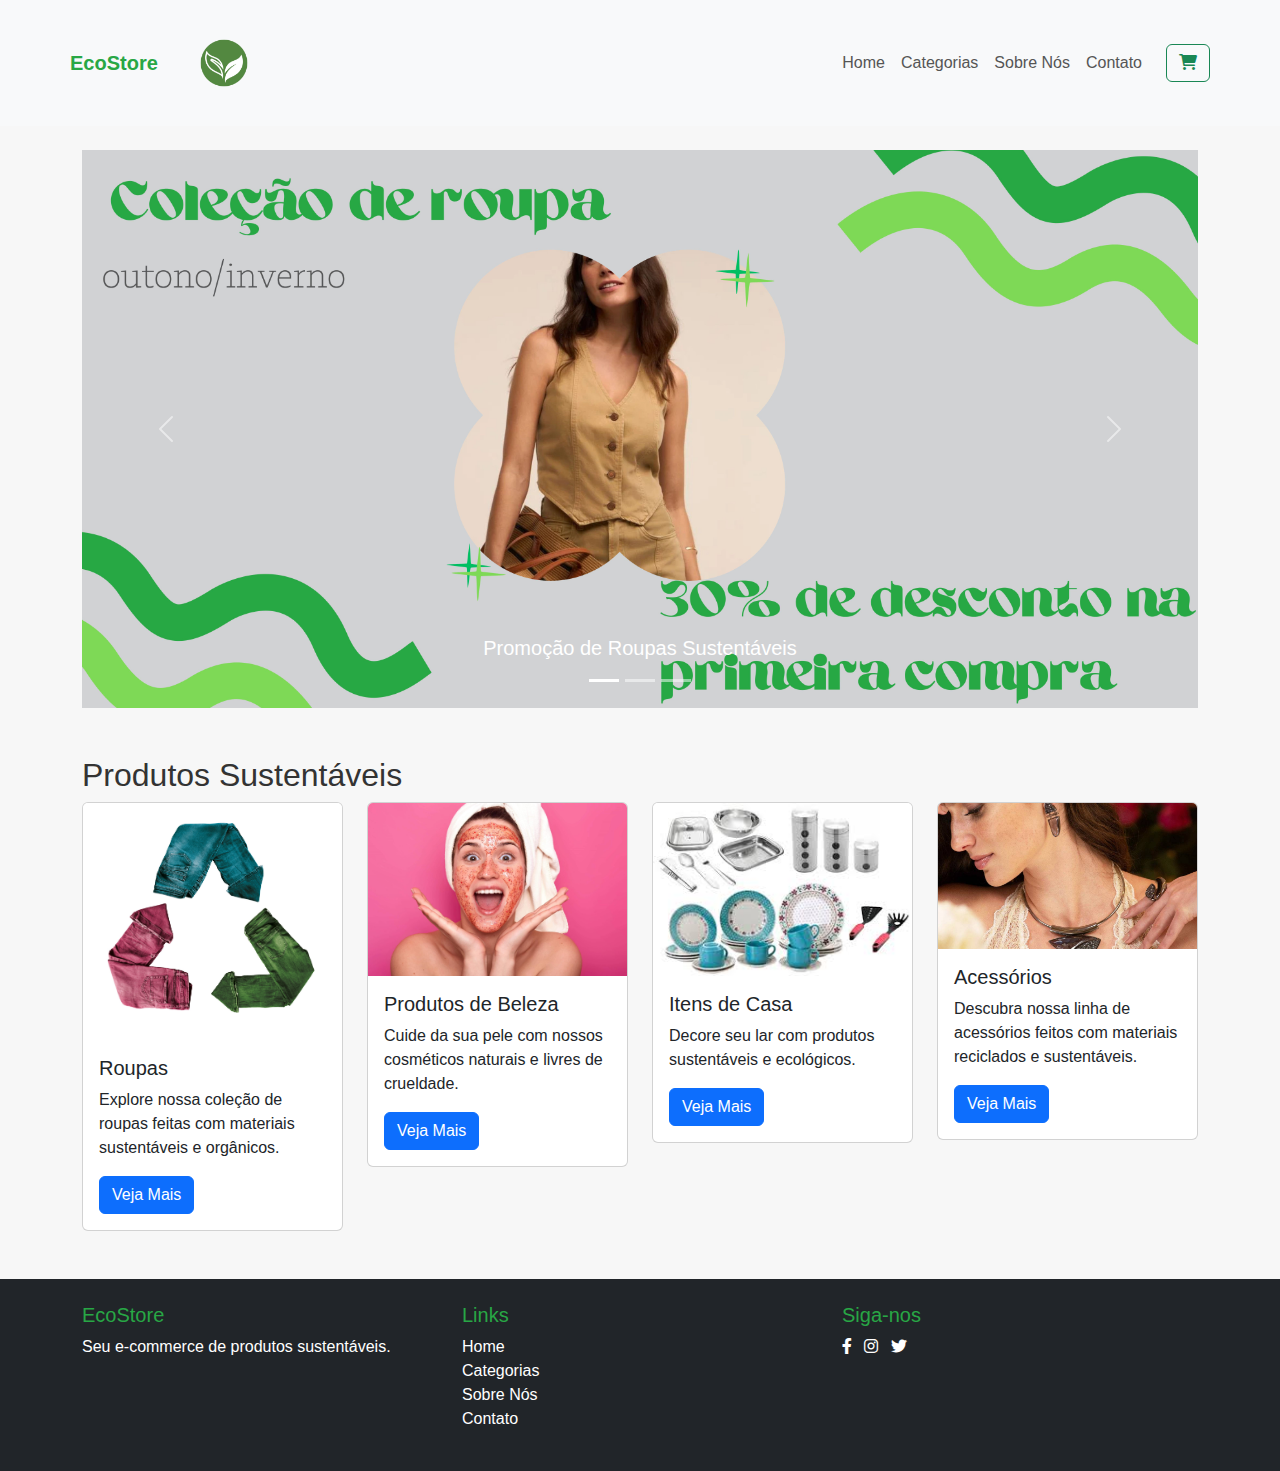
<file: index.html>
<!DOCTYPE html>
<html lang="pt-BR">

<head>
    <meta charset="UTF-8">
    <meta name="viewport" content="width=device-width, initial-scale=1.0">
    <title>E-commerce Sustentável</title>
    <link href="https://cdn.jsdelivr.net/npm/bootstrap@5.3.0/dist/css/bootstrap.min.css" rel="stylesheet">
    <link rel="stylesheet" href="styles.css"> 
    <link rel="stylesheet" href="https://cdnjs.cloudflare.com/ajax/libs/font-awesome/6.0.0-beta3/css/all.min.css">
</head>

<body>
    <header class="bg-light">
        <nav class="navbar navbar-expand-lg navbar-light container">
            <a class="navbar-brand" href="#">EcoStore</a>
            <a class="navbar-brand" href="#"><img style="height: 100px; width: 100px;" src="img/logo.png" alt="Logo EcoStore"></a>
            <button class="navbar-toggler" type="button" data-bs-toggle="collapse" data-bs-target="#navbarNav">
                <span class="navbar-toggler-icon"></span>
            </button>
            <div class="collapse navbar-collapse" id="navbarNav">
                <ul class="navbar-nav ms-auto">
                    <li class="nav-item"><a class="nav-link" href="index.html">Home</a></li>
                    <li class="nav-item"><a class="nav-link" href="categorias.html">Categorias</a></li>
                    <li class="nav-item"><a class="nav-link" href="sobre.html">Sobre Nós</a></li>
                    <li class="nav-item"><a class="nav-link" href="contato.html">Contato</a></li>
                </ul>
                <a href="#" class="btn btn-outline-success ms-3"><i class="fas fa-shopping-cart"></i></a>
            </div>
        </nav>
    </header>

    <main class="container mt-4">
        <!-- Banner  -->
        <div id="carouselExampleIndicators" class="carousel slide" data-bs-ride="carousel">
            <div class="carousel-indicators">
                <button type="button" data-bs-target="#carouselExampleIndicators" data-bs-slide-to="0" class="active"></button>
                <button type="button" data-bs-target="#carouselExampleIndicators" data-bs-slide-to="1"></button>
                <button type="button" data-bs-target="#carouselExampleIndicators" data-bs-slide-to="2"></button>
            </div>
            <div class="carousel-inner">
                <div class="carousel-item active">
                    <img src="img/banner1.jpg" class="d-block w-100" alt="Promoção 1">
                    <div class="carousel-caption d-none d-md-block">
                        <h5>Promoção de Roupas Sustentáveis</h5>
                    </div>
                </div>
                <div class="carousel-item">
                    <img src="img/banner2.jpg" class="d-block w-100" alt="Promoção 2">
                    <div class="carousel-caption d-none d-md-block">
                        <h5>Produtos de Beleza Natural</h5>
                    </div>
                </div>
                <div class="carousel-item">
                    <img src="img/banner3.jpg" class="d-block w-100" alt="Promoção 3">
                    <div class="carousel-caption d-none d-md-block">
                        <h5>Decore seu ambiente</h5>
                    </div>
                </div>
            </div>
            <button class="carousel-control-prev" type="button" data-bs-target="#carouselExampleIndicators" data-bs-slide="prev">
                <span class="carousel-control-prev-icon" aria-hidden="true"></span>
                <span class="visually-hidden">Previous</span>
            </button>
            <button class="carousel-control-next" type="button" data-bs-target="#carouselExampleIndicators" data-bs-slide="next">
                <span class="carousel-control-next-icon" aria-hidden="true"></span>
                <span class="visually-hidden">Next</span>
            </button>
        </div>

        <!-- Seções de produtos -->
        <section class="mt-5">
            <h2>Produtos Sustentáveis</h2>
            <div class="row">
                <!-- Roupas -->
                <div class="col-md-3 mb-4">
                    <div class="card">
                        <img src="img/roupa.jpg" class="card-img-top" alt="Roupas Sustentáveis">
                        <div class="card-body">
                            <h5 class="card-title">Roupas</h5>
                            <p class="card-text">Explore nossa coleção de roupas feitas com materiais sustentáveis e orgânicos.</p>
                            <a href="categorias.html#roupas" class="btn btn-primary">Veja Mais</a>
                        </div>
                    </div>
                </div>
                <!-- Beleza -->
                <div class="col-md-3 mb-4">
                    <div class="card">
                        <img src="img/beleza.jpg" class="card-img-top" alt="Produtos de Beleza">
                        <div class="card-body">
                            <h5 class="card-title">Produtos de Beleza</h5>
                            <p class="card-text">Cuide da sua pele com nossos cosméticos naturais e livres de crueldade.</p>
                            <a href="categorias.html#beleza" class="btn btn-primary">Veja Mais</a>
                        </div>
                    </div>
                </div>
                <!-- Casa -->
                <div class="col-md-3 mb-4">
                    <div class="card">
                        <img src="img/casa.jpg" class="card-img-top" alt="Itens de Casa">
                        <div class="card-body">
                            <h5 class="card-title">Itens de Casa</h5>
                            <p class="card-text">Decore seu lar com produtos sustentáveis e ecológicos.</p>
                            <a href="categorias.html#casa" class="btn btn-primary">Veja Mais</a>
                        </div>
                    </div>
                </div>
                <!-- Acessórios -->
                <div class="col-md-3 mb-4">
                    <div class="card">
                        <img src="img/acessorio.jpg" class="card-img-top" alt="Acessórios Sustentáveis">
                        <div class="card-body">
                            <h5 class="card-title">Acessórios</h5>
                            <p class="card-text">Descubra nossa linha de acessórios feitos com materiais reciclados e sustentáveis.</p>
                            <a href="categorias.html#acessorios" class="btn btn-primary">Veja Mais</a>
                        </div>
                    </div>
                </div>
            </div>
        </section>

    </main>

    <footer class="bg-dark text-white mt-4">
        <div class="container py-4">
            <div class="row">
                <div class="col-md-4">
                    <h5>EcoStore</h5>
                    <p>Seu e-commerce de produtos sustentáveis.</p>
                </div>
                <div class="col-md-4">
                    <h5>Links</h5>
                    <ul class="list-unstyled">
                        <li class="nav-item"><a class="nav-link" href="index.html">Home</a></li>
                        <li class="nav-item"><a class="nav-link" href="categorias.html">Categorias</a></li>
                        <li class="nav-item"><a class="nav-link" href="sobre.html">Sobre Nós</a></li>
                        <li class="nav-item"><a class="nav-link" href="contato.html">Contato</a></li>
                    </ul>
                </div>
                <div class="col-md-4">
                    <h5>Siga-nos</h5>
                    <a href="#" class="text-white me-2"><i class="fab fa-facebook-f"></i></a>
                    <a href="#" class="text-white me-2"><i class="fab fa-instagram"></i></a>
                    <a href="#" class="text-white"><i class="fab fa-twitter"></i></a>
                </div>
            </div>
        </div>
    </footer>

    <script src="https://cdn.jsdelivr.net/npm/bootstrap@5.3.0/dist/js/bootstrap.bundle.min.js"></script>
</body>

</html>
</file>
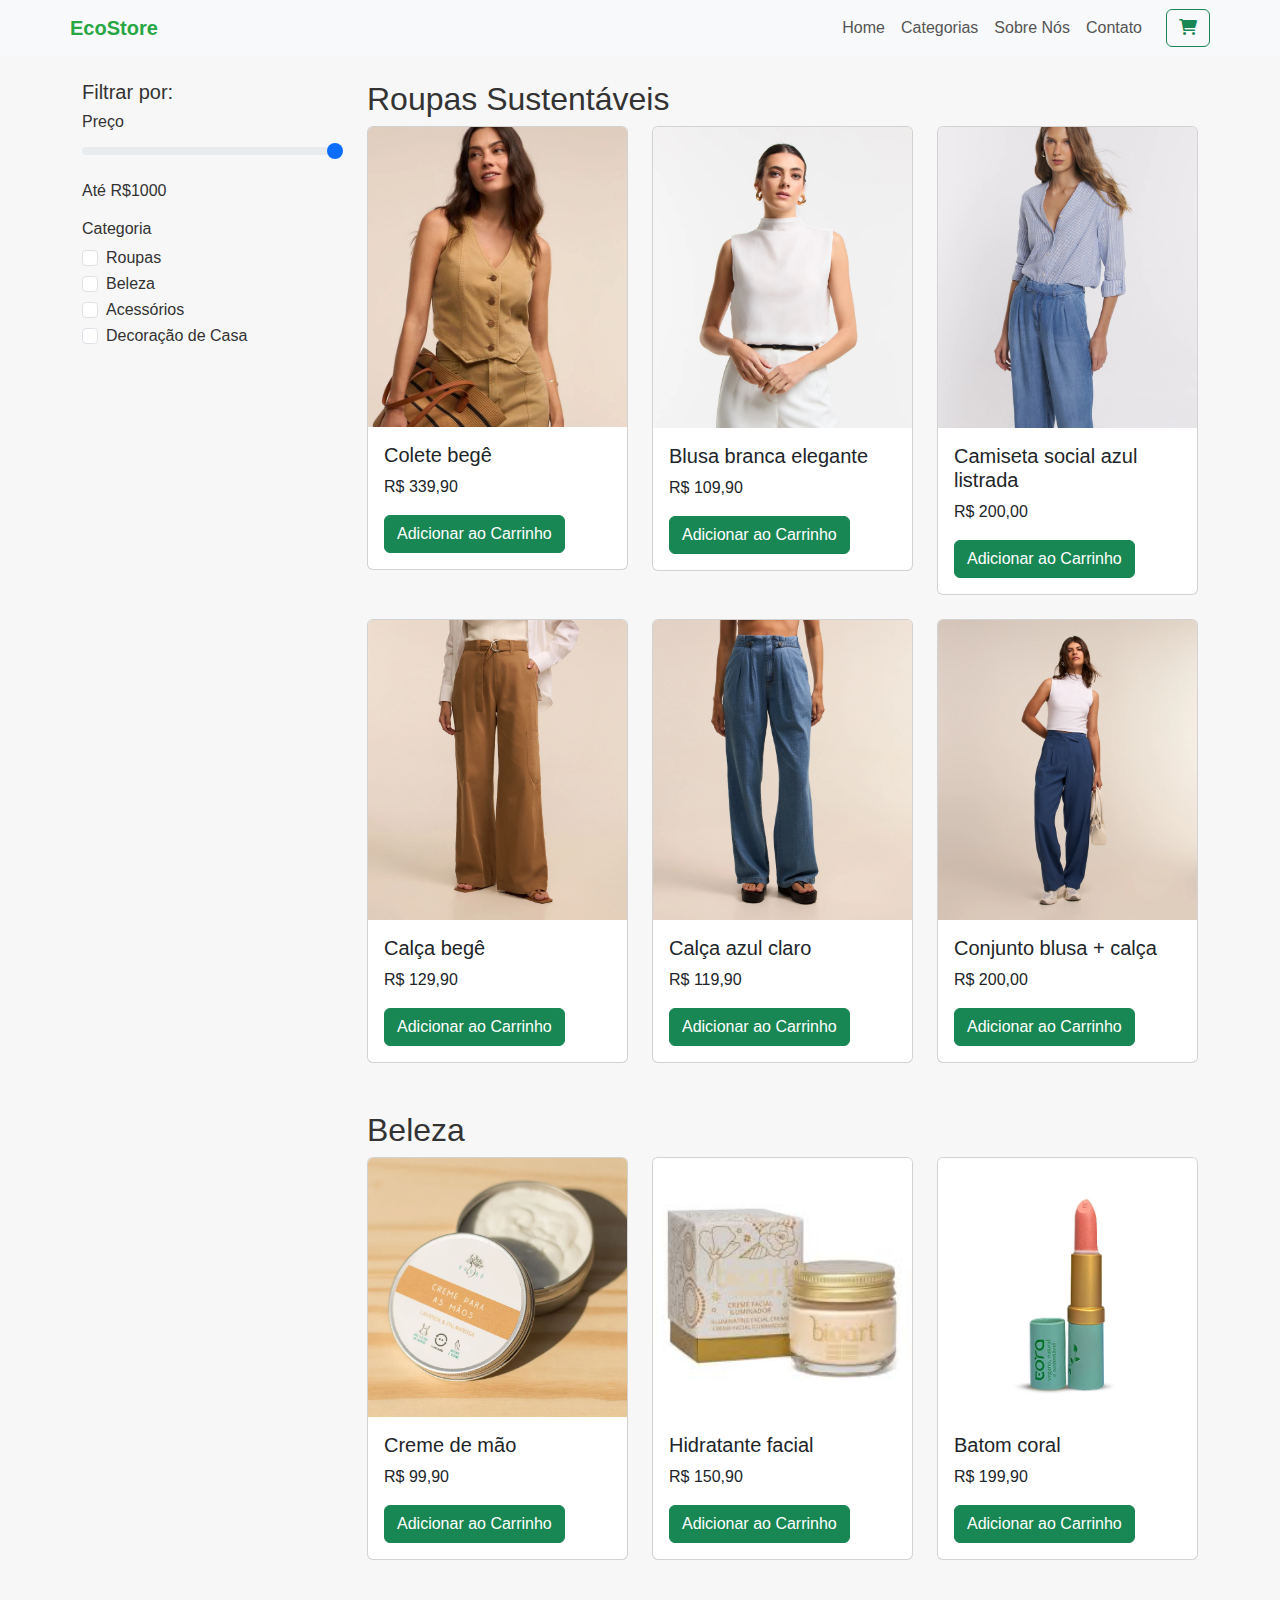
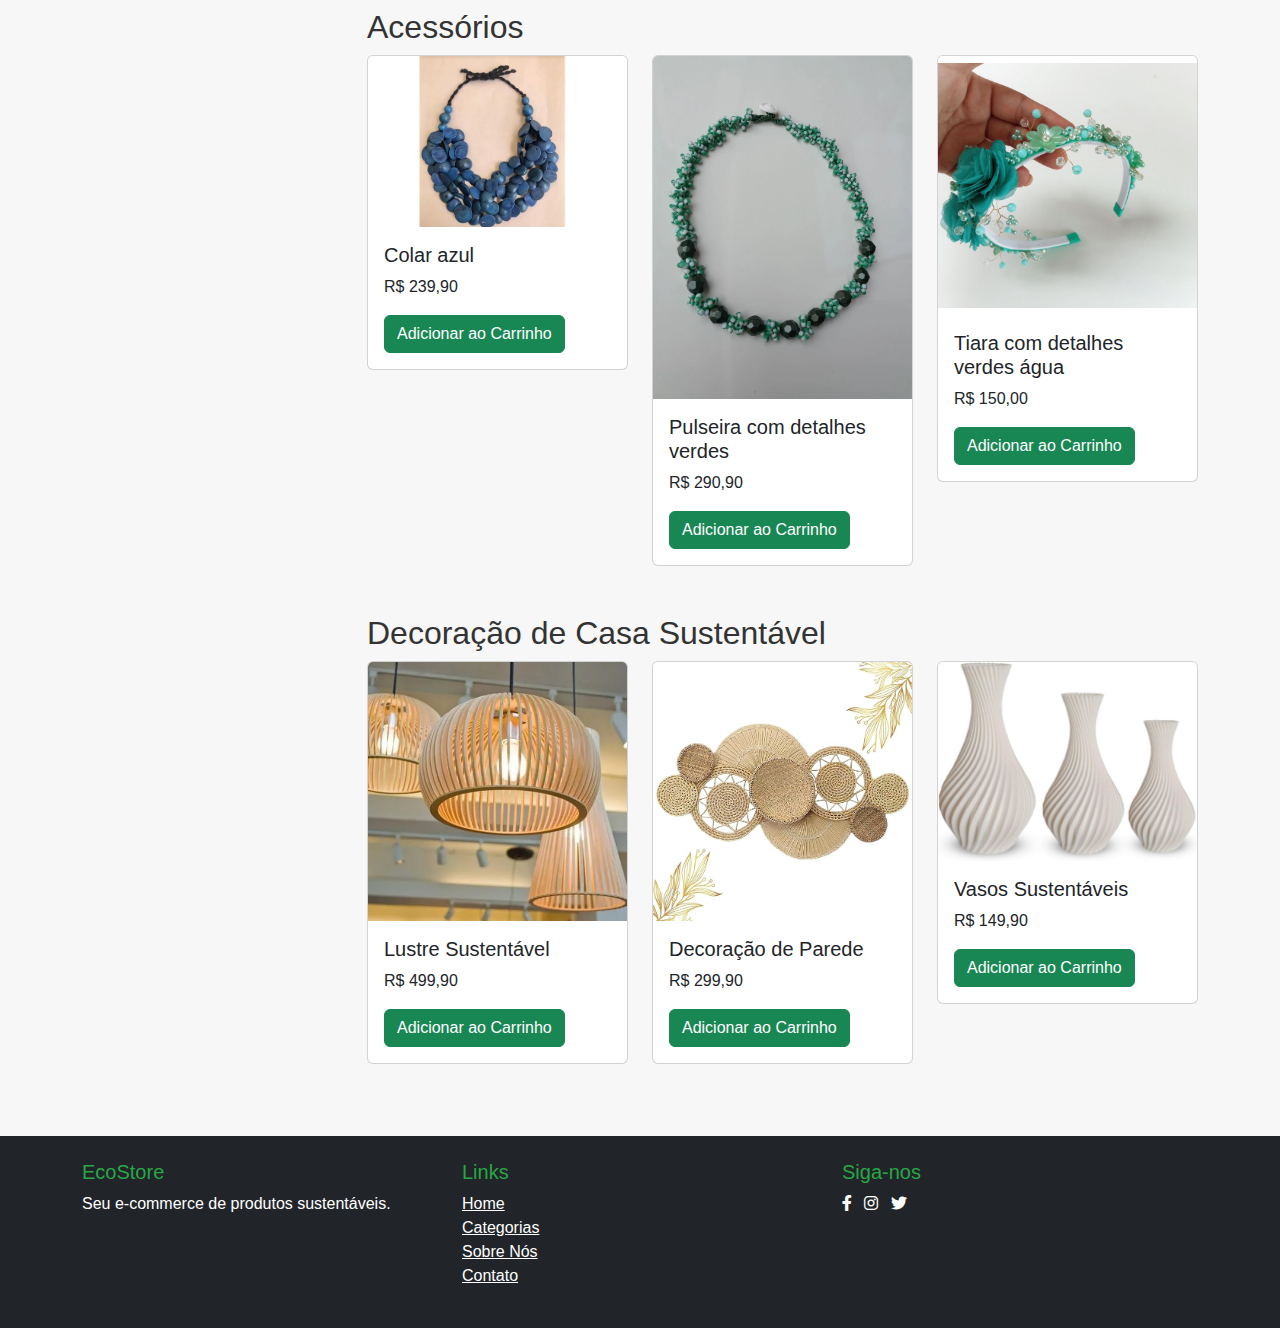
<file: categorias.html>
<!DOCTYPE html>
<html lang="pt-BR">
<head>
    <meta charset="UTF-8">
    <meta name="viewport" content="width=device-width, initial-scale=1.0">
    <title>E-commerce Sustentável</title>
    <link href="https://cdn.jsdelivr.net/npm/bootstrap@5.3.0/dist/css/bootstrap.min.css" rel="stylesheet">
    <link rel="stylesheet" href="styles.css"> 
    
    <link rel="stylesheet" href="https://cdnjs.cloudflare.com/ajax/libs/font-awesome/6.0.0-beta3/css/all.min.css">
</head>
<body>
    <header class="bg-light">
        <nav class="navbar navbar-expand-lg navbar-light container">
            <a class="navbar-brand" href="#">EcoStore</a>
            <button class="navbar-toggler" type="button" data-bs-toggle="collapse" data-bs-target="#navbarNav">
                <span class="navbar-toggler-icon"></span>
            </button>
            <div class="collapse navbar-collapse" id="navbarNav">
                <ul class="navbar-nav ms-auto">
                    <li class="nav-item"><a class="nav-link" href="index.html">Home</a></li>
                    <li class="nav-item"><a class="nav-link" href="categorias.html">Categorias</a></li>
                    <li class="nav-item"><a class="nav-link" href="sobre.html">Sobre Nós</a></li>
                    <li class="nav-item"><a class="nav-link" href="contato.html">Contato</a></li>
                </ul>
                <a href="#" class="btn btn-outline-success ms-3"><i class="fas fa-shopping-cart"></i></a>
            </div>
        </nav>
    </header>

    <main class="container mt-4">
        <div class="row">
            <aside class="col-md-3">
                <h5>Filtrar por:</h5>
                <form id="filterForm">
                    <h6>Preço</h6>
                    <input type="range" class="form-range mb-3" id="priceRange" min="0" max="1000" step="10" value="1000">
                    <p>Até R$<span id="priceValue">1000</span></p>

                    <h6>Categoria</h6>
                    <div class="form-check">
                        <input class="form-check-input" type="checkbox" name="category" value="roupas" id="category1">
                        <label class="form-check-label" for="category1">Roupas</label>
                    </div>
                    <div class="form-check">
                        <input class="form-check-input" type="checkbox" name="category" value="beleza" id="category2">
                        <label class="form-check-label" for="category2">Beleza</label>
                    </div>
                    <div class="form-check">
                        <input class="form-check-input" type="checkbox" name="category" value="acessorios" id="category3">
                        <label class="form-check-label" for="category3">Acessórios</label>
                    </div>
                    <div class="form-check">
                        <input class="form-check-input" type="checkbox" name="category" value="decoracao" id="category4">
                        <label class="form-check-label" for="category4">Decoração de Casa</label>
                    </div>
                </form>
            </aside>

            <!-- Lista de Produtos -->
            <section class="col-md-9">
                <div class="row">
                    <!-- Categoria:Roupas -->
                    <div class="col-12 mb-4">
                        <h2>Roupas Sustentáveis</h2>
                        <div class="row">
                            <div class="col-md-4 mb-4 product-item" data-category="roupas" data-price="339.90">
                                <div class="card">
                                    <img src="img/colete.jpg" class="card-img-top" alt="Colete begê">
                                    <div class="card-body">
                                        <h5 class="card-title">Colete begê</h5>
                                        <p class="card-text">R$ 339,90</p>
                                        <a href="#" class="btn btn-success">Adicionar ao Carrinho</a>
                                    </div>
                                </div>
                            </div>
                            <div class="col-md-4 mb-4 product-item" data-category="roupas" data-price="109.90">
                                <div class="card">
                                    <img src="img/camiseta.jpg" class="card-img-top" alt="Blusa branca elegante">
                                    <div class="card-body">
                                        <h5 class="card-title">Blusa branca elegante</h5>
                                        <p class="card-text">R$ 109,90</p>
                                        <a href="#" class="btn btn-success">Adicionar ao Carrinho</a>
                                    </div>
                                </div>
                            </div>
                            <div class="col-md-4 mb-4 product-item" data-category="roupas" data-price="200.00">
                                <div class="card">
                                    <img src="img/camisa.jpg" class="card-img-top" alt="Camiseta social azul listrada">
                                    <div class="card-body">
                                        <h5 class="card-title">Camiseta social azul listrada</h5>
                                        <p class="card-text">R$ 200,00</p>
                                        <a href="#" class="btn btn-success">Adicionar ao Carrinho</a>
                                    </div>
                                </div>
                            </div>
                            <div class="col-md-4 mb-4 product-item" data-category="roupas" data-price="129.90">
                                <div class="card">
                                    <img src="img/calça1.jpg" class="card-img-top" alt="Calça begê">
                                    <div class="card-body">
                                        <h5 class="card-title">Calça begê</h5>
                                        <p class="card-text">R$ 129,90</p>
                                        <a href="#" class="btn btn-success">Adicionar ao Carrinho</a>
                                    </div>
                                </div>
                            </div>
                            <div class="col-md-4 mb-4 product-item" data-category="roupas" data-price="119.90">
                                <div class="card">
                                    <img src="img/calça2.jpg" class="card-img-top" alt="Calça azul claro">
                                    <div class="card-body">
                                        <h5 class="card-title">Calça azul claro</h5>
                                        <p class="card-text">R$ 119,90</p>
                                        <a href="#" class="btn btn-success">Adicionar ao Carrinho</a>
                                    </div>
                                </div>
                            </div>
                            <div class="col-md-4 mb-4 product-item" data-category="roupas" data-price="200.00">
                                <div class="card">
                                    <img src="img/calça3.jpg" class="card-img-top" alt="Conjunto blusa + calça">
                                    <div class="card-body">
                                        <h5 class="card-title">Conjunto blusa + calça</h5>
                                        <p class="card-text">R$ 200,00</p>
                                        <a href="#" class="btn btn-success">Adicionar ao Carrinho</a>
                                    </div>
                                </div>
                            </div>
                        </div>
                    </div>

                    <!-- Categoria:Beleza -->
                    <div class="col-12 mb-4">
                        <h2>Beleza</h2>
                        <div class="row">
                            <div class="col-md-4 mb-4 product-item" data-category="beleza" data-price="99.90">
                                <div class="card">
                                    <img src="img/creme.jpg" class="card-img-top" alt="Creme de mão">
                                    <div class="card-body">
                                        <h5 class="card-title">Creme de mão</h5>
                                        <p class="card-text">R$ 99,90</p>
                                        <a href="#" class="btn btn-success">Adicionar ao Carrinho</a>
                                    </div>
                                </div>
                            </div>
                            <div class="col-md-4 mb-4 product-item" data-category="beleza" data-price="150.90">
                                <div class="card">
                                    <img src="img/hidratante.jpg" class="card-img-top" alt="Hidratante facial">
                                    <div class="card-body">
                                        <h5 class="card-title">Hidratante facial</h5>
                                        <p class="card-text">R$ 150,90</p>
                                        <a href="#" class="btn btn-success">Adicionar ao Carrinho</a>
                                    </div>
                                </div>
                            </div>
                            <div class="col-md-4 mb-4 product-item" data-category="beleza" data-price="199.90">
                                <div class="card">
                                    <img src="img/batom.jpg" class="card-img-top" alt="Batom coral">
                                    <div class="card-body">
                                        <h5 class="card-title">Batom coral</h5>
                                        <p class="card-text">R$ 199,90</p>
                                        <a href="#" class="btn btn-success">Adicionar ao Carrinho</a>
                                    </div>
                                </div>
                            </div>
                        </div>
                    </div>

                    <!-- Categoria:Acessórios -->
                    <div class="col-12 mb-4">
                        <h2>Acessórios</h2>
                        <div class="row">
                            <div class="col-md-4 mb-4 product-item" data-category="acessorios" data-price="239.90">
                                <div class="card">
                                    <img src="img/colar.jpg" class="card-img-top" alt="Colar azul">
                                    <div class="card-body">
                                        <h5 class="card-title">Colar azul</h5>
                                        <p class="card-text">R$ 239,90</p>
                                        <a href="#" class="btn btn-success">Adicionar ao Carrinho</a>
                                    </div>
                                </div>
                            </div>
                            <div class="col-md-4 mb-4 product-item" data-category="acessorios" data-price="290.90">
                                <div class="card">
                                    <img src="img/pulseira.jpg" class="card-img-top" alt="Pulseira com detalhes verdes">
                                    <div class="card-body">
                                        <h5 class="card-title">Pulseira com detalhes verdes</h5>
                                        <p class="card-text">R$ 290,90</p>
                                        <a href="#" class="btn btn-success">Adicionar ao Carrinho</a>
                                    </div>
                                </div>
                            </div>
                            <div class="col-md-4 mb-4 product-item" data-category="acessorios" data-price="150.00">
                                <div class="card">
                                    <img src="img/arco.jpg" class="card-img-top" alt="Tiara com detalhes verdes água">
                                    <div class="card-body">
                                        <h5 class="card-title">Tiara com detalhes verdes água</h5>
                                        <p class="card-text">R$ 150,00</p>
                                        <a href="#" class="btn btn-success">Adicionar ao Carrinho</a>
                                    </div>
                                </div>
                            </div>
                        </div>
                    </div>

                    <!-- Categoria:Casa -->
                    <div class="col-12 mb-4">
                        <h2>Decoração de Casa Sustentável</h2>
                        <div class="row">
                            <div class="col-md-4 mb-4 product-item" data-category="decoracao" data-price="499.90">
                                <div class="card">
                                    <img src="img/lustre.jpg" class="card-img-top" alt="Lustre sustentável">
                                    <div class="card-body">
                                        <h5 class="card-title">Lustre Sustentável</h5>
                                        <p class="card-text">R$ 499,90</p>
                                        <a href="#" class="btn btn-success">Adicionar ao Carrinho</a>
                                    </div>
                                </div>
                            </div>
                            <div class="col-md-4 mb-4 product-item" data-category="decoracao" data-price="299.90">
                                <div class="card">
                                    <img src="img/decoraçao.jpg" class="card-img-top" alt="Decoração de parede">
                                    <div class="card-body">
                                        <h5 class="card-title">Decoração de Parede</h5>
                                        <p class="card-text">R$ 299,90</p>
                                        <a href="#" class="btn btn-success">Adicionar ao Carrinho</a>
                                    </div>
                                </div>
                            </div>
                            <div class="col-md-4 mb-4 product-item" data-category="decoracao" data-price="149.90">
                                <div class="card">
                                    <img src="img/vaso.jpg" class="card-img-top" alt="Vasos sustentáveis">
                                    <div class="card-body">
                                        <h5 class="card-title">Vasos Sustentáveis</h5>
                                        <p class="card-text">R$ 149,90</p>
                                        <a href="#" class="btn btn-success">Adicionar ao Carrinho</a>
                                    </div>
                                </div>
                            </div>
                        </div>
                    </div>
                </div>
            </section>
        </div>
    </main>

    <footer class="bg-dark text-white mt-4">
        <div class="container py-4">
            <div class="row">
                <div class="col-md-4">
                    <h5>EcoStore</h5>
                    <p>Seu e-commerce de produtos sustentáveis.</p>
                </div>
                <div class="col-md-4">
                    <h5>Links</h5>
                    <ul class="list-unstyled">
                        <li><a class="text-white" href="index.html">Home</a></li>
                        <li><a class="text-white" href="categorias.html">Categorias</a></li>
                        <li><a class="text-white" href="sobre.html">Sobre Nós</a></li>
                        <li><a class="text-white" href="contato.html">Contato</a></li>
                    </ul>
                </div>
                <div class="col-md-4">
                    <h5>Siga-nos</h5>
                    <a href="#" class="text-white me-2"><i class="fab fa-facebook-f"></i></a>
                    <a href="#" class="text-white me-2"><i class="fab fa-instagram"></i></a>
                    <a href="#" class="text-white"><i class="fab fa-twitter"></i></a>
                </div>
            </div>
        </div>
    </footer>
    <script src="https://cdn.jsdelivr.net/npm/bootstrap@5.3.0/dist/js/bootstrap.bundle.min.js"></script>
    <script>document.addEventListener('DOMContentLoaded', function() {
        const priceRange = document.getElementById('priceRange');
        const priceValue = document.getElementById('priceValue');
        const filterForm = document.getElementById('filterForm');
    
        
        priceRange.addEventListener('input', function() {
            priceValue.textContent = priceRange.value;
            filterProducts();
        });
    
        
        function filterProducts() {
            const selectedCategories = Array.from(document.querySelectorAll('input[name="category"]:checked')).map(cb => cb.value);
            const maxPrice = parseFloat(priceRange.value);
    
            document.querySelectorAll('.product-item').forEach(item => {
                const itemPrice = parseFloat(item.getAttribute('data-price'));
                const itemCategory = item.getAttribute('data-category');
                const shouldDisplay = (selectedCategories.length === 0 || selectedCategories.includes(itemCategory)) && (itemPrice <= maxPrice);
                item.style.display = shouldDisplay ? 'block' : 'none';
            });
        }
    
        
        filterForm.addEventListener('change', filterProducts);
    
        
        filterProducts();
    });
            
    </script>
</body>
</html>
</file>
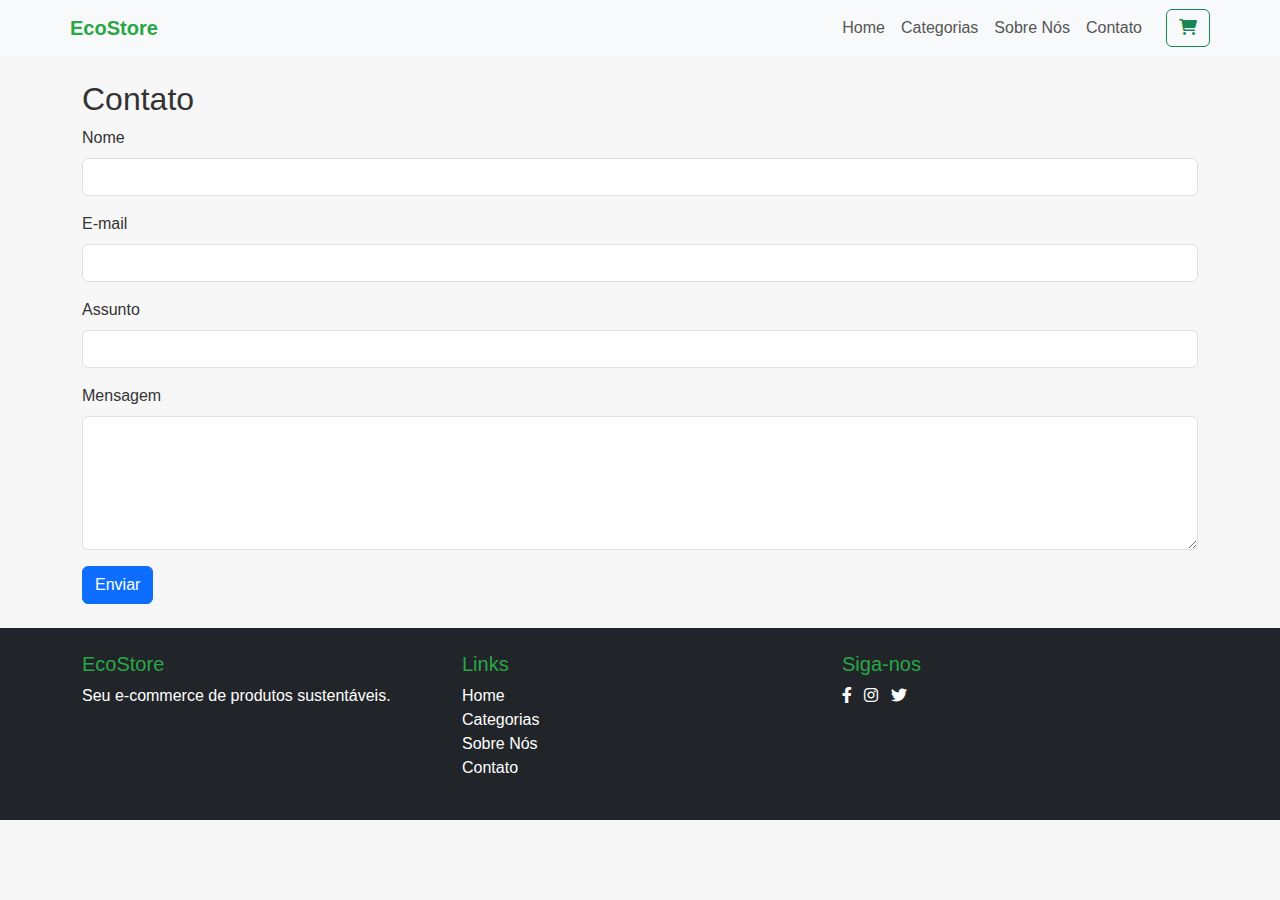
<file: contato.html>
<!DOCTYPE html>
<html lang="pt-BR">
<head>
    <meta charset="UTF-8">
    <meta name="viewport" content="width=device-width, initial-scale=1.0">
    <title>E-commerce Sustentável</title>
    <link href="https://cdn.jsdelivr.net/npm/bootstrap@5.3.0/dist/css/bootstrap.min.css" rel="stylesheet">
    <link rel="stylesheet" href="styles.css"> 
    <link rel="stylesheet" href="https://cdnjs.cloudflare.com/ajax/libs/font-awesome/6.0.0-beta3/css/all.min.css">
</head>
<body>
    <header class="bg-light">
        <nav class="navbar navbar-expand-lg navbar-light container">
            <a class="navbar-brand" href="#">EcoStore</a>
            <button class="navbar-toggler" type="button" data-bs-toggle="collapse" data-bs-target="#navbarNav">
                <span class="navbar-toggler-icon"></span>
            </button>
            <div class="collapse navbar-collapse" id="navbarNav">
                <ul class="navbar-nav ms-auto">
                    <li class="nav-item"><a class="nav-link" href="index.html">Home</a></li>
                    <li class="nav-item"><a class="nav-link" href="categorias.html">Categorias</a></li>
                    <li class="nav-item"><a class="nav-link" href="sobre.html">Sobre Nós</a></li>
                    <li class="nav-item"><a class="nav-link" href="contato.html">Contato</a></li>
                </ul>
                <a href="#" class="btn btn-outline-success ms-3"><i class="fas fa-shopping-cart"></i></a>
            </div>
        </nav>
    </header>

    <main class="container mt-4">
        <h2>Contato</h2>
        <form>
            <div class="mb-3">
                <label for="nome" class="form-label">Nome</label>
                <input type="text" class="form-control" id="nome" required>
            </div>
            <div class="mb-3">
                <label for="email" class="form-label">E-mail</label>
                <input type="email" class="form-control" id="email" required>
            </div>
            <div class="mb-3">
                <label for="assunto" class="form-label">Assunto</label>
                <input type="text" class="form-control" id="assunto" required>
            </div>
            <div class="mb-3">
                <label for="mensagem" class="form-label">Mensagem</label>
                <textarea class="form-control" id="mensagem" rows="5" required></textarea>
            </div>
            <button type="submit" class="btn btn-primary">Enviar</button>
        </form>
    </main>
    
    <footer class="bg-dark text-white mt-4">
        <div class="container py-4">
            <div class="row">
                <div class="col-md-4">
                    <h5>EcoStore</h5>
                    <p>Seu e-commerce de produtos sustentáveis.</p>
                </div>
                <div class="col-md-4">
                    <h5>Links</h5>
                    <ul class="list-unstyled">
                        <li class="nav-item"><a class="nav-link" href="index.html">Home</a></li>
                    <li class="nav-item"><a class="nav-link" href="categorias.html">Categorias</a></li>
                    <li class="nav-item"><a class="nav-link" href="sobre.html">Sobre Nós</a></li>
                    <li class="nav-item"><a class="nav-link" href="contato.html">Contato</a></li>
                    </ul>
                </div>
                <div class="col-md-4">
                    <h5>Siga-nos</h5>
                    <a href="#" class="text-white me-2"><i class="fab fa-facebook-f"></i></a>
                    <a href="#" class="text-white me-2"><i class="fab fa-instagram"></i></a>
                    <a href="#" class="text-white"><i class="fab fa-twitter"></i></a>
                </div>
            </div>
        </div>
    </footer>

    <script src="https://cdn.jsdelivr.net/npm/bootstrap@5.3.0/dist/js/bootstrap.bundle.min.js"></script>
</body>
</html>
</file>
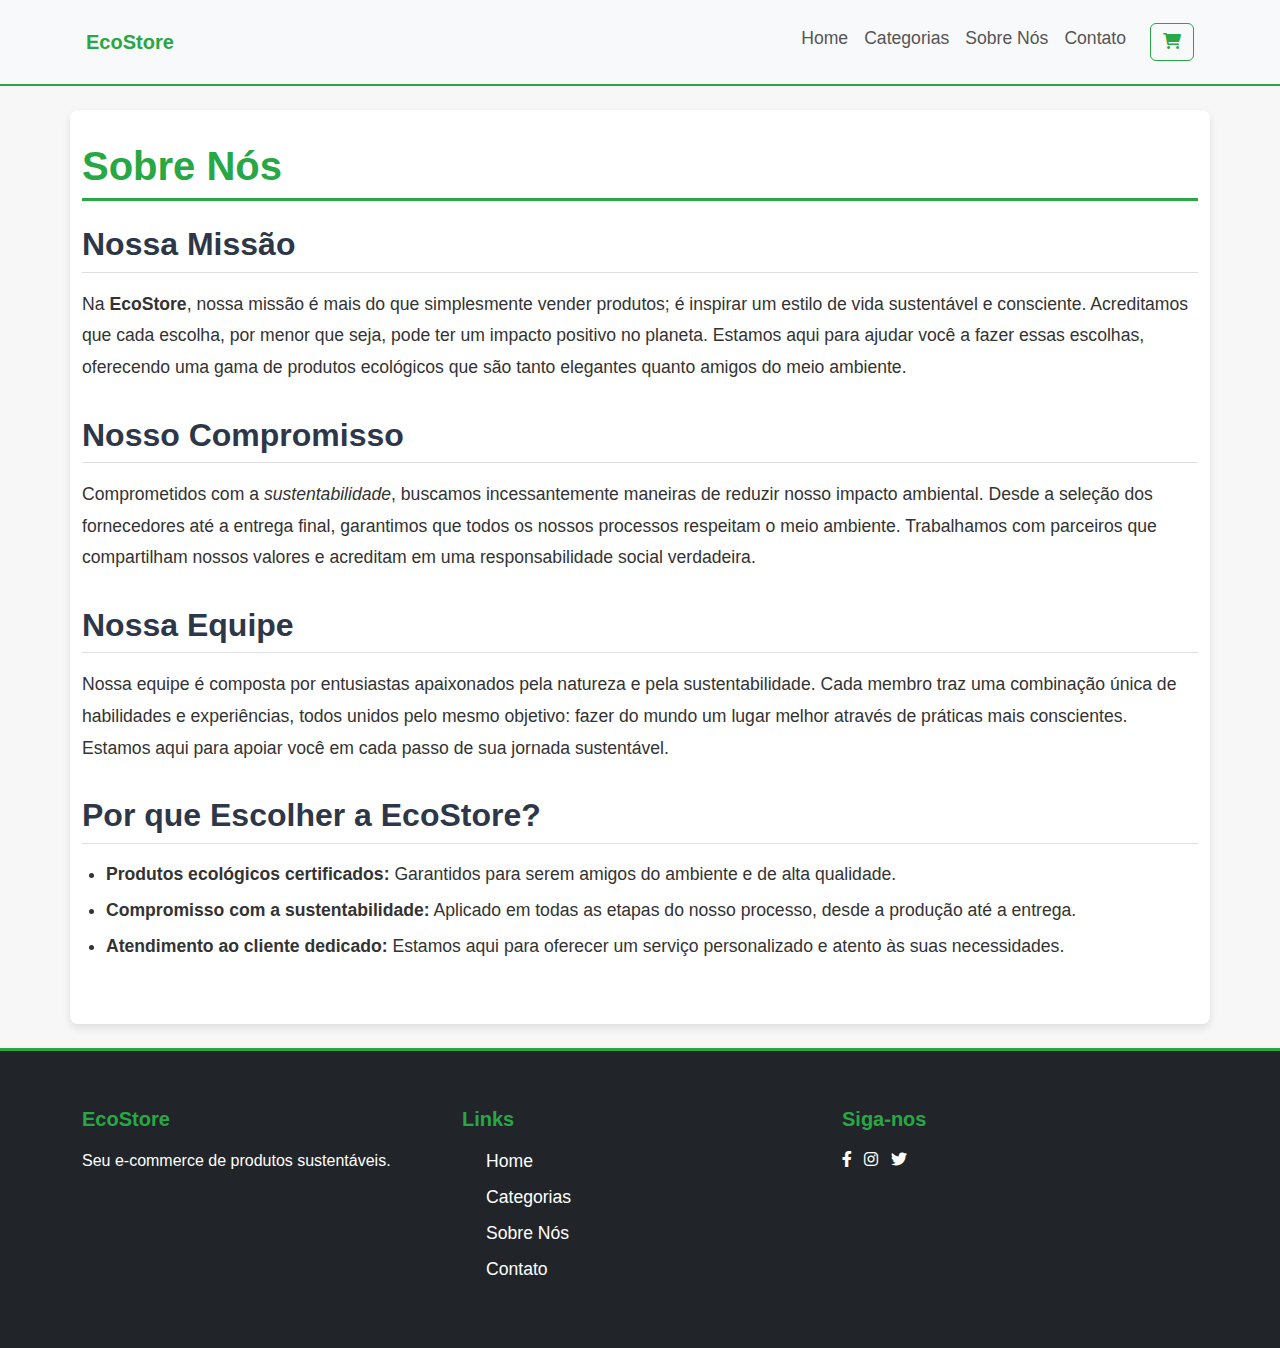
<file: sobre.html>
<!DOCTYPE html>
<html lang="pt-BR">
<head>
    <meta charset="UTF-8">
    <meta name="viewport" content="width=device-width, initial-scale=1.0">
    <title>E-commerce Sustentável</title>
    <link href="https://cdn.jsdelivr.net/npm/bootstrap@5.3.0/dist/css/bootstrap.min.css" rel="stylesheet">
    <link rel="stylesheet" href="styles.css"> 
    <link rel="stylesheet" href="sobre.css"> 
    <!-- Arquivo CSS personalizado -->
    <link rel="stylesheet" href="https://cdnjs.cloudflare.com/ajax/libs/font-awesome/6.0.0-beta3/css/all.min.css">
</head>
<body>
    <!-- Header -->
    <header class="bg-light">
        <nav class="navbar navbar-expand-lg navbar-light container">
            <a class="navbar-brand" href="#">EcoStore</a>
            <button class="navbar-toggler" type="button" data-bs-toggle="collapse" data-bs-target="#navbarNav">
                <span class="navbar-toggler-icon"></span>
            </button>
            <div class="collapse navbar-collapse" id="navbarNav">
                <ul class="navbar-nav ms-auto">
                    <li class="nav-item"><a class="nav-link" href="index.html">Home</a></li>
                    <li class="nav-item"><a class="nav-link" href="categorias.html">Categorias</a></li>
                    <li class="nav-item"><a class="nav-link" href="sobre.html">Sobre Nós</a></li>
                    <li class="nav-item"><a class="nav-link" href="contato.html">Contato</a></li>
                </ul>
                <a href="#" class="btn btn-outline-success ms-3"><i class="fas fa-shopping-cart"></i></a>
            </div>
        </nav>
    </header>

    <main class="container mt-4">
        <h1>Sobre Nós</h1>
        <section class="mt-4">
            <h2>Nossa Missão</h2>
            <p>
                Na <strong>EcoStore</strong>, nossa missão é mais do que simplesmente vender produtos; é inspirar um estilo de vida sustentável e consciente. Acreditamos que cada escolha, por menor que seja, pode ter um impacto positivo no planeta. Estamos aqui para ajudar você a fazer essas escolhas, oferecendo uma gama de produtos ecológicos que são tanto elegantes quanto amigos do meio ambiente.
            </p>
        </section>
    
        <section class="mt-4">
            <h2>Nosso Compromisso</h2>
            <p>
                Comprometidos com a <em>sustentabilidade</em>, buscamos incessantemente maneiras de reduzir nosso impacto ambiental. Desde a seleção dos fornecedores até a entrega final, garantimos que todos os nossos processos respeitam o meio ambiente. Trabalhamos com parceiros que compartilham nossos valores e acreditam em uma responsabilidade social verdadeira.
            </p>
        </section>
    
        <section class="mt-4">
            <h2>Nossa Equipe</h2>
            <p>
                Nossa equipe é composta por entusiastas apaixonados pela natureza e pela sustentabilidade. Cada membro traz uma combinação única de habilidades e experiências, todos unidos pelo mesmo objetivo: fazer do mundo um lugar melhor através de práticas mais conscientes. Estamos aqui para apoiar você em cada passo de sua jornada sustentável.
            </p>
        </section>
    
        <section class="mt-4">
            <h2>Por que Escolher a EcoStore?</h2>
            <ul>
                <li><strong>Produtos ecológicos certificados:</strong> Garantidos para serem amigos do ambiente e de alta qualidade.</li>
                <li><strong>Compromisso com a sustentabilidade:</strong> Aplicado em todas as etapas do nosso processo, desde a produção até a entrega.</li>
                <li><strong>Atendimento ao cliente dedicado:</strong> Estamos aqui para oferecer um serviço personalizado e atento às suas necessidades.</li>
            </ul>
        </section>
    </main>
    

    <!-- Footer -->
    <footer class="bg-dark text-white mt-4">
        <div class="container py-4">
            <div class="row">
                <div class="col-md-4">
                    <h5>EcoStore</h5>
                    <p>Seu e-commerce de produtos sustentáveis.</p>
                </div>
                <div class="col-md-4">
                    <h5>Links</h5>
                    <ul class="list-unstyled">
                        <li class="nav-item"><a class="nav-link" href="index.html">Home</a></li>
                        <li class="nav-item"><a class="nav-link" href="categorias.html">Categorias</a></li>
                        <li class="nav-item"><a class="nav-link" href="sobre.html">Sobre Nós</a></li>
                        <li class="nav-item"><a class="nav-link" href="contato.html">Contato</a></li>
                    </ul>
                </div>
                <div class="col-md-4">
                    <h5>Siga-nos</h5>
                    <a href="#" class="text-white me-2"><i class="fab fa-facebook-f"></i></a>
                    <a href="#" class="text-white me-2"><i class="fab fa-instagram"></i></a>
                    <a href="#" class="text-white"><i class="fab fa-twitter"></i></a>
                </div>
            </div>
        </div>
    </footer>

    <script src="https://cdn.jsdelivr.net/npm/bootstrap@5.3.0/dist/js/bootstrap.bundle.min.js"></script>
</body>
</html>
</file>
<file: styles.css>
body {
    font-family: 'Arial', sans-serif;
    background-color: #f7f7f7;
    color: #333;
}

header, footer {
    background-color: #f0f0f0;
}

.navbar-brand {
    font-weight: bold;
    color: #28a745;
}

.navbar-nav .nav-link {
    color: #555;
}

.navbar-nav .nav-link:hover {
    color: #28a745;
}

footer h5 {
    color: #28a745;
}

footer a {
    color: #fff;
}

footer a:hover {
    color: #28a745;
}
</file>
<file: sobre.css>
body, h1, h2, p, ul {
    margin: 0;
    padding: 0;
}

body {
    font-family: 'Arial', sans-serif;
    background-color: #f7f7f7;
    color: #333;
    line-height: 1.6;
}


header {
    background-color: #ffffff;
    border-bottom: 2px solid #28a745;
}

.navbar {
    padding: 1rem;
}

.navbar-brand {
    font-weight: bold;
    color: #28a745;
}

.navbar-nav .nav-link {
    color: #555;
    padding: 0.5rem 1rem;
    transition: color 0.3s ease, background-color 0.3s ease;
}

.navbar-nav .nav-link:hover {
    color: #ffffff;
    background-color: #28a745;
    border-radius: 0.25rem;
}


.btn-outline-success {
    border-color: #28a745;
    color: #28a745;
    transition: background-color 0.3s ease, color 0.3s ease;
}

.btn-outline-success:hover {
    background-color: #28a745;
    color: #ffffff;
}


main {
    padding: 2rem 1rem;
    background-color: #ffffff;
    border-radius: 0.5rem;
    box-shadow: 0 4px 8px rgba(0,0,0,0.1);
    margin-top: 1rem;
    max-width: 900px;
    margin-left: auto;
    margin-right: auto;
}

section {
    margin-bottom: 2rem;
}

h1 {
    color: #28a745;
    font-size: 2.5rem;
    margin-bottom: 1rem;
    border-bottom: 3px solid #28a745;
    padding-bottom: 0.5rem;
    font-weight: bold;
}

h2 {
    color: #2d3748;
    font-size: 2rem;
    margin-bottom: 1rem;
    border-bottom: 1px solid #e0e0e0;
    padding-bottom: 0.5rem;
    font-weight: 600;
}

p {
    margin-bottom: 1.5rem;
    line-height: 1.8;
    font-size: 1.1rem;
}

ul {
    list-style-type: disc;
    margin-left: 1.5rem;
}

ul li {
    margin-bottom: 0.5rem;
    font-size: 1.1rem;
}


footer {
    background-color: #f0f0f0;
    color: #333;
    padding: 2rem 1rem;
    border-top: 3px solid #28a745;
}

footer h5 {
    color: #28a745;
    margin-bottom: 1rem;
    font-weight: bold;
}

footer p {
    margin-bottom: 1.5rem;
    font-size: 1rem;
}

footer a {
    color: #333;
    text-decoration: none;
    transition: color 0.3s ease;
}

footer a:hover {
    color: #28a745;
}
@media (max-width: 767.98px) {
    .navbar-nav {
        text-align: center;
        margin-top: 1rem;
    }

    .navbar-nav .nav-item {
        margin-bottom: 0.5rem;
    }

    .navbar-nav .nav-item:last-child {
        margin-bottom: 0;
    }
}
</file>
